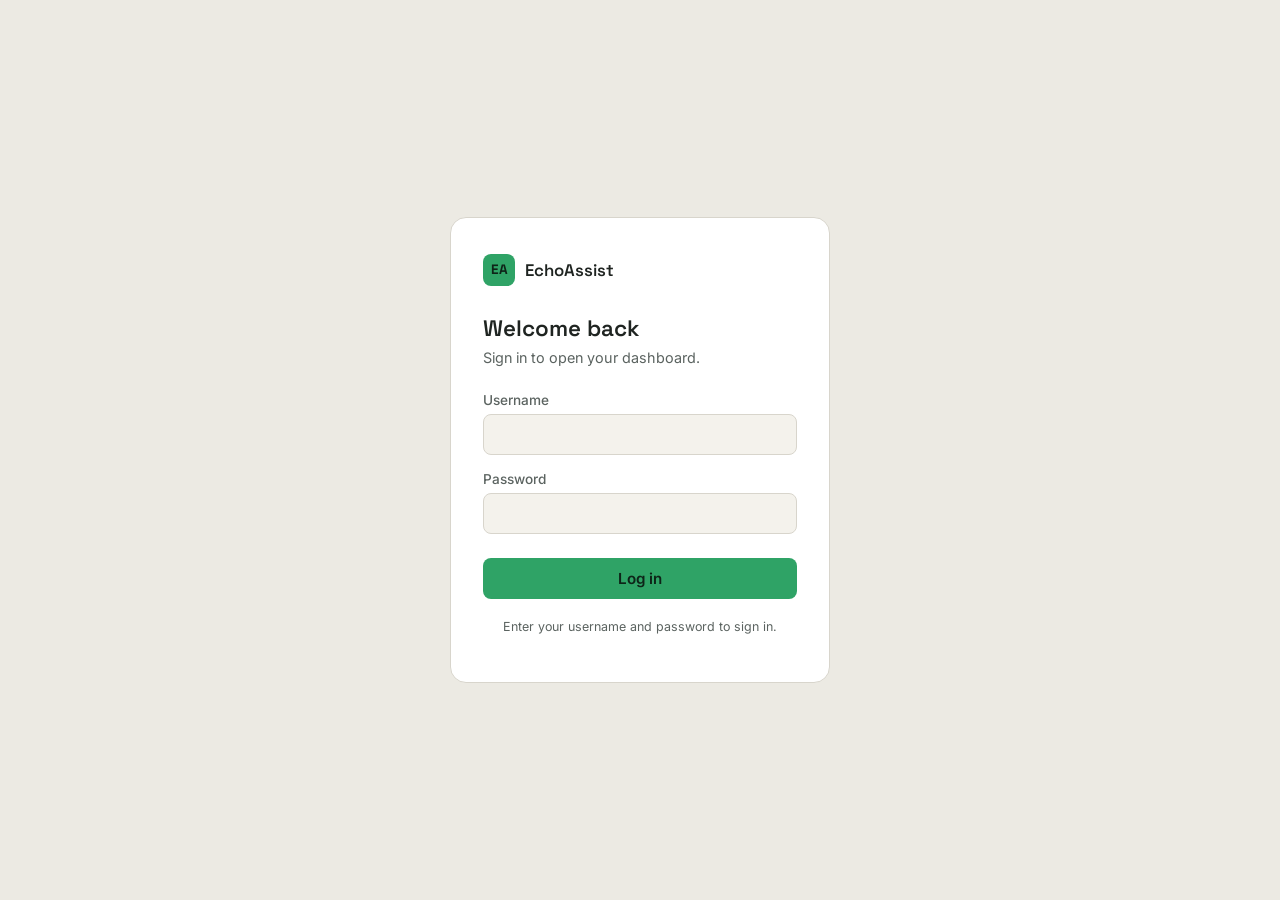
<file: web/index.html>
<!DOCTYPE html>
<html lang="en">
<head>
<meta charset="UTF-8" />
<meta name="viewport" content="width=device-width, initial-scale=1" />
<script>
  (function () {
    try {
      var stored = localStorage.getItem("echoassist_theme");
      var isDark = stored ? stored === "dark" : (window.matchMedia && window.matchMedia("(prefers-color-scheme: dark)").matches);
      if (isDark) document.documentElement.classList.add("dark");
    } catch (e) {}
  })();
</script>
<title>EchoAssist</title>
<link rel="preconnect" href="https://fonts.googleapis.com" />
<link rel="preconnect" href="https://fonts.gstatic.com" crossorigin />
<link href="https://fonts.googleapis.com/css2?family=Space+Grotesk:wght@500;600;700&family=Inter:wght@400;500;600&display=swap" rel="stylesheet" />
<link rel="stylesheet" href="style.css" />
</head>
<body>

<button id="mobile-nav-toggle" class="mobile-nav-toggle" aria-label="Open menu" aria-expanded="false">
  <span></span><span></span><span></span>
</button>
<div id="nav-overlay" class="nav-overlay"></div>

<div class="app-shell">

  <aside class="sidebar" id="sidebar">
    <div class="sidebar-top">
      <div class="sidebar-head">
        <div class="brand">
          <span class="brand-mark">EA</span>
          <span class="brand-name">EchoAssist</span>
        </div>
        <button id="sidebar-retract" class="sidebar-retract" aria-label="Collapse sidebar" aria-expanded="true">
          <svg class="icon" viewBox="0 0 24 24" fill="none" stroke="currentColor" stroke-width="2" stroke-linecap="round" stroke-linejoin="round"><polyline points="15 18 9 12 15 6"></polyline></svg>
        </button>
      </div>

      <button id="theme-toggle" class="theme-toggle" aria-label="Switch to dark mode">
        <svg class="icon icon-sun" viewBox="0 0 24 24" fill="none" stroke="currentColor" stroke-width="2" stroke-linecap="round" stroke-linejoin="round"><circle cx="12" cy="12" r="4"></circle><path d="M12 2v2M12 20v2M4.93 4.93l1.41 1.41M17.66 17.66l1.41 1.41M2 12h2M20 12h2M4.93 19.07l1.41-1.41M17.66 6.34l1.41-1.41"></path></svg>
        <svg class="icon icon-moon" viewBox="0 0 24 24" fill="none" stroke="currentColor" stroke-width="2" stroke-linecap="round" stroke-linejoin="round"><path d="M21 12.79A9 9 0 1 1 11.21 3 7 7 0 0 0 21 12.79z"></path></svg>
        <span class="theme-toggle-label">Light mode</span>
      </button>

      <nav class="side-nav" aria-label="Primary">
        <a href="index.html" class="side-nav-link is-active">
          <svg class="icon" viewBox="0 0 24 24" fill="none" stroke="currentColor" stroke-width="2" stroke-linecap="round" stroke-linejoin="round"><path d="M3 9.5 12 3l9 6.5"></path><path d="M5 10v10h14V10"></path></svg>
          <span class="nav-label">Dashboard</span>
        </a>
        <a href="voice-agent.html" class="side-nav-link">
          <svg class="icon" viewBox="0 0 24 24" fill="none" stroke="currentColor" stroke-width="2" stroke-linecap="round" stroke-linejoin="round"><rect x="9" y="2" width="6" height="12" rx="3"></rect><path d="M5 10a7 7 0 0 0 14 0"></path><path d="M12 19v3"></path></svg>
          <span class="nav-label">Voice Agent</span>
        </a>
        <a href="history.html" class="side-nav-link">
          <svg class="icon" viewBox="0 0 24 24" fill="none" stroke="currentColor" stroke-width="2" stroke-linecap="round" stroke-linejoin="round"><circle cx="12" cy="12" r="9"></circle><path d="M12 7v5l3 3"></path></svg>
          <span class="nav-label">History</span>
        </a>
      </nav>
    </div>

    <div class="sidebar-bottom">
      <div class="sidebar-user">
        <span class="sidebar-user-avatar" id="sidebar-user-avatar">AR</span>
        <span class="sidebar-user-name" id="sidebar-user-name">Alex Rivera</span>
      </div>
      <button class="logout-btn" id="logout-btn" type="button">
        <svg class="icon" viewBox="0 0 24 24" fill="none" stroke="currentColor" stroke-width="2" stroke-linecap="round" stroke-linejoin="round"><path d="M9 21H5a2 2 0 0 1-2-2V5a2 2 0 0 1 2-2h4"></path><polyline points="16 17 21 12 16 7"></polyline><line x1="21" y1="12" x2="9" y2="12"></line></svg>
        <span class="nav-label">Log out</span>
      </button>
    </div>
  </aside>

  <main class="main" id="dashboard">

    <section class="hero hero-fullbleed">
      <div class="hero-bg-overlay"></div>
      <div class="hero-copy">
        <p class="hero-kicker">Field repair, hands-free</p>
        <h1 class="hero-title">Both hands on the engine. Voice on the fix.</h1>
        <p class="hero-sub">EchoAssist listens while you work. Ask it something mid-answer and it stops talking to hear you — no screen, no taps, no losing your place under the hood.</p>
        <a href="voice-agent.html" class="hero-cta">Talk to EchoAssist</a>
      </div>
    </section>

    <section class="about" id="about">
      <div class="about-copy">
        <h2>Built for hands that are already busy</h2>
        <p>A technician mid-repair can't stop to type a search query or scroll a manual. EchoAssist is a voice-first assistant that stays on the line while you work, answers from the repair manual, and — critically — knows when to stop talking and listen if you interrupt it.</p>
        <p>It's a working proof of the "interruption and recovery" problem: an assistant that removes speech as an input isn't just less convenient, it stops being usable at all for this job.</p>
      </div>
      <div class="about-steps">
        <h3>How it works</h3>
        <ol class="steps-list">
          <li>
            <span class="step-index">1</span>
            <div>
              <strong>Listen</strong>
              <p>Deepgram transcribes what you say in real time, even with shop noise in the background.</p>
            </div>
          </li>
          <li>
            <span class="step-index">2</span>
            <div>
              <strong>Respond</strong>
              <p>The assistant answers immediately, grounded in the repair manual for the vehicle in front of you.</p>
            </div>
          </li>
          <li>
            <span class="step-index">3</span>
            <div>
              <strong>Yield</strong>
              <p>Start talking mid-answer and it stops, drops the stale answer, and listens to your new question instead.</p>
            </div>
          </li>
        </ol>
      </div>
    </section>

    <section class="placeholder-section">
      <p class="placeholder-label">EchoAssist is designed around real-time turn tracking and state fencing to handle clean voice interruptions:</p>
      
      <ul class="feature-list">
        <li><strong>Turn Tracking (TurnLog / SessionState):</strong> Every user prompt, tool call, and generated answer is tagged with a unique turn ID.</li>
        <li><strong>Task Fencing (is_stale()):</strong> Before returning a tool result or speaking an answer, the system checks if the user has spoken a new query. If a new turn has started, <code>is_stale()</code> evaluates to true and raises a <code>CancelledError</code>.</li>
        <li><strong>Single-Turn Speech Truncation:</strong> When a user speaks mid-response, the ongoing text-to-speech (TTS) stream stops immediately within one turn.</li>
        <li><strong>Stale Result Discarding:</strong> In-flight lookup tasks (such as database or manual queries) are canceled and discarded rather than queued or spoken later.</li>
        <li><strong>Single-Response Delivery:</strong> The final output reflects strictly the user's most recent request without blending, repeating, or combining content from the stale request.</li>
        <li><strong>Context Preservation without Stale Output:</strong> The system keeps the conversation history in memory so prior context isn't lost, but blocks any generated text or audio originating from the interrupted turn.</li>
        <li><strong>Interruption Logging:</strong> Event handlers track <code>user_state_changed</code> and <code>conversation_item_added</code> to log exact timestamps of interruptions and cutoffs for auditability.</li>
      </ul>
    </section>

    <footer class="site-footer">
      <div class="footer-brand">
        <div class="brand">
          <span class="brand-mark">EA</span>
          <span class="brand-name">EchoAssist</span>
        </div>
        <p class="footer-tagline">A voice assistant for people whose hands are already busy.</p>
        <div class="footer-social">
          <a href="https://github.com/dhruvajyoti1" aria-label="EchoAssist on GitHub" target="_blank">GitHub</a>
          <a href="https://www.linkedin.com/in/dhruvajyotibordoloi42" aria-label="EchoAssist on LinkedIn" target="_blank">LinkedIn</a>
        </div>
      </div>

      <div class="footer-links">
        <span class="footer-heading">Product</span>
        <a href="index.html">Dashboard</a>
        <a href="voice-agent.html">Voice Agent</a>
        <a href="history.html">History</a>
      </div>

      <div class="footer-contact">
        <span class="footer-heading">Contact</span>
        <a href="mailto:dhruvajyotibordoloi@gmail.com">dhruvajyotibordoloi@gmail.com</a>
      </div>

      <div class="footer-legal">
        <p>© 2026 EchoAssist. All rights reserved.</p>
      </div>
    </footer>

  </main>
</div>

<script src="script.js"></script>
</body>
</html>
</file>
<file: web/style.css>
:root {
  --bg: #ECEAE3;
  --surface: #FFFFFF;
  --surface-2: #F4F2EC;
  --text: #1F2421;
  --text-muted: #5B6360;
  --line: #D8D5CC;
  --accent: #2FA366;
  --accent-ink: #0E2418;
  --focus: #2B3A55;

  --font-display: "Space Grotesk", "Segoe UI", system-ui, sans-serif;
  --font-body: "Inter", "Segoe UI", system-ui, sans-serif;

  --sidebar-w: 248px;
  --sidebar-w-collapsed: 76px;
  color-scheme: light;
}

html.dark {
  --bg: #1B1F23;
  --surface: #23282D;
  --surface-2: #262B30;
  --text: #E9E6DD;
  --text-muted: #9AA39E;
  --line: #343B41;
  --accent: #45C17E;
  --accent-ink: #0E2418;
  --focus: #9AB0D9;
  color-scheme: dark;
}

* { box-sizing: border-box; }

body {
  margin: 0;
  background: var(--bg);
  color: var(--text);
  font-family: var(--font-body);
  min-height: 100vh;
  scroll-behavior: smooth;
  transition: background 0.2s ease, color 0.2s ease;
}

html { scroll-behavior: smooth; }

a { color: inherit; }

.icon { width: 18px; height: 18px; flex-shrink: 0; }

:focus-visible {
  outline: 2px solid var(--focus);
  outline-offset: 2px;
}

/* ---------- App shell ---------- */
.app-shell {
  display: flex;
  min-height: 100vh;
}

/* ---------- Sidebar ---------- */
.sidebar {
  width: var(--sidebar-w);
  flex-shrink: 0;
  background: var(--surface);
  border-right: 1px solid var(--line);
  display: flex;
  flex-direction: column;
  justify-content: space-between;
  padding: 24px 18px;
  position: sticky;
  top: 0;
  height: 100vh;
  transition: width 0.18s ease;
  overflow: hidden;
  z-index: 10;
}

.sidebar.is-collapsed {
  width: var(--sidebar-w-collapsed);
  padding-left: 14px;
  padding-right: 14px;
}

.sidebar-head {
  display: flex;
  align-items: center;
  justify-content: space-between;
  gap: 8px;
}

.sidebar.is-collapsed .sidebar-head {
  flex-direction: column;
  align-items: center;
  gap: 10px;
}

.brand {
  display: flex;
  align-items: center;
  gap: 10px;
  min-width: 0;
}

.brand-mark {
  width: 32px;
  height: 32px;
  border-radius: 8px;
  background: var(--accent);
  color: var(--accent-ink);
  font-family: var(--font-display);
  font-weight: 700;
  font-size: 0.85rem;
  display: flex;
  align-items: center;
  justify-content: center;
  flex-shrink: 0;
}

.brand-name {
  font-family: var(--font-display);
  font-weight: 600;
  font-size: 1.05rem;
  white-space: nowrap;
}

.sidebar-retract {
  width: 28px;
  height: 28px;
  border-radius: 7px;
  border: 1px solid var(--line);
  background: none;
  color: var(--text-muted);
  display: flex;
  align-items: center;
  justify-content: center;
  cursor: pointer;
  flex-shrink: 0;
}

.sidebar-retract:hover { color: var(--text); }
.sidebar-retract .icon { width: 14px; height: 14px; transition: transform 0.18s ease; }
.sidebar.is-collapsed .sidebar-retract .icon { transform: rotate(180deg); }

.theme-toggle {
  margin-top: 20px;
  display: flex;
  align-items: center;
  gap: 10px;
  background: none;
  border: 1px solid var(--line);
  border-radius: 999px;
  padding: 7px 12px;
  cursor: pointer;
  color: var(--text-muted);
  font-family: var(--font-body);
  font-size: 0.82rem;
  width: 100%;
}

.icon-sun, .icon-moon { display: none; }
html:not(.dark) .icon-sun { display: block; }
html.dark .icon-moon { display: block; }

.side-nav {
  margin-top: 22px;
  display: flex;
  flex-direction: column;
  gap: 2px;
}

.side-nav-link {
  display: flex;
  align-items: center;
  gap: 12px;
  padding: 10px 10px;
  border-radius: 8px;
  text-decoration: none;
  color: var(--text-muted);
  font-size: 0.95rem;
  font-weight: 500;
  white-space: nowrap;
}

.side-nav-link:hover { background: var(--surface-2); color: var(--text); }

.side-nav-link.is-active {
  background: var(--surface-2);
  color: var(--text);
  box-shadow: inset 3px 0 0 var(--accent);
}

.sidebar-bottom {
  display: flex;
  flex-direction: column;
  gap: 10px;
  padding-top: 18px;
  border-top: 1px solid var(--line);
}

.sidebar-user {
  display: flex;
  align-items: center;
  gap: 10px;
  padding: 6px 10px;
}

.sidebar-user-avatar {
  width: 28px;
  height: 28px;
  border-radius: 50%;
  background: var(--surface-2);
  border: 1px solid var(--line);
  display: flex;
  align-items: center;
  justify-content: center;
  font-size: 0.75rem;
  font-weight: 600;
  flex-shrink: 0;
}

.sidebar-user-name { font-size: 0.9rem; font-weight: 500; white-space: nowrap; }

.logout-btn {
  display: flex;
  align-items: center;
  gap: 12px;
  padding: 9px 10px;
  background: none;
  border: 1px solid var(--line);
  border-radius: 8px;
  color: var(--text-muted);
  font-family: var(--font-body);
  font-size: 0.85rem;
  cursor: pointer;
  white-space: nowrap;
}

.logout-btn:hover { color: var(--text); border-color: var(--text-muted); }

/* Collapsed state: hide text labels, keep icons centered */
.sidebar.is-collapsed .brand-name,
.sidebar.is-collapsed .theme-toggle-label,
.sidebar.is-collapsed .nav-label,
.sidebar.is-collapsed .sidebar-user-name {
  display: none;
}

.sidebar.is-collapsed .theme-toggle,
.sidebar.is-collapsed .side-nav-link,
.sidebar.is-collapsed .logout-btn {
  justify-content: center;
  padding: 10px;
}

/* ---------- Mobile nav toggle ---------- */
.mobile-nav-toggle {
  display: none;
  position: fixed;
  top: 16px;
  left: 16px;
  z-index: 40;
  width: 40px;
  height: 40px;
  border-radius: 8px;
  border: 1px solid var(--line);
  background: var(--surface);
  cursor: pointer;
  flex-direction: column;
  align-items: center;
  justify-content: center;
  gap: 4px;
}

.mobile-nav-toggle span {
  width: 18px;
  height: 2px;
  background: var(--text);
  display: block;
}

.nav-overlay {
  display: none;
  position: fixed;
  inset: 0;
  background: rgba(0,0,0,0.4);
  z-index: 30;
}

/* ---------- Main content ---------- */
.main {
  flex: 1;
  min-width: 0;
  padding: 0 48px 0 56px;
}

section:not(.hero) { max-width: 980px; }

/* ---------- Hero (Full Bleed Background) ---------- */
.hero.hero-fullbleed {
  position: relative;
  min-height: 520px;
  display: flex;
  align-items: center;
  padding: 64px 0;
  
  margin-left: -56px;
  margin-right: -48px;
  padding-left: 56px;
  padding-right: 48px;
  
  border-bottom: none;
  overflow: hidden;
}

.hero-bg-overlay {
  position: absolute;
  inset: 0;
  z-index: 1;
  background: 
    linear-gradient(
      180deg, 
      rgba(18, 22, 25, 0.85) 0%, 
      rgba(18, 22, 25, 0.70) 60%, 
      var(--bg) 100%
    ),
    linear-gradient(
      90deg, 
      rgba(18, 22, 25, 0.94) 0%, 
      rgba(18, 22, 25, 0.78) 45%, 
      rgba(18, 22, 25, 0.35) 100%
    ),
    url('repair_image.png') center/cover no-repeat;
}

.hero-copy {
  position: relative;
  z-index: 2;
  flex: 1;
  max-width: 580px;
}

.hero-kicker {
  color: var(--accent);
  font-size: 0.9rem;
  font-weight: 600;
  margin: 0 0 14px;
  text-transform: uppercase;
  letter-spacing: 0.05em;
}

.hero-title {
  font-family: var(--font-display);
  font-weight: 600;
  font-size: clamp(2.2rem, 4vw, 3.2rem);
  line-height: 1.12;
  margin: 0 0 18px;
  color: #ffffff;
}

.hero-sub {
  color: rgba(255, 255, 255, 0.85);
  font-size: 1.05rem;
  line-height: 1.55;
  margin: 0 0 26px;
}

.hero-cta {
  display: inline-block;
  background: var(--accent);
  color: var(--accent-ink);
  text-decoration: none;
  font-weight: 600;
  padding: 12px 22px;
  border-radius: 8px;
}

.hero-cta:hover { filter: brightness(0.96); }

/* ---------- About ---------- */
.about {
  display: flex;
  gap: 64px;
  padding: 56px 0;
  border-bottom: 1px solid var(--line);
}

.about-copy { flex: 1; }
.about-steps { flex: 1; }

.about h2 {
  font-family: var(--font-display);
  font-weight: 600;
  font-size: 1.6rem;
  margin: 0 0 16px;
  max-width: 20ch;
}

.about p {
  color: var(--text-muted);
  line-height: 1.6;
  margin: 0 0 14px;
  max-width: 52ch;
}

.about-steps h3 {
  font-family: var(--font-display);
  font-size: 1rem;
  font-weight: 600;
  margin: 0 0 18px;
}

.steps-list {
  list-style: none;
  margin: 0;
  padding: 0;
  display: flex;
  flex-direction: column;
  gap: 18px;
}

.steps-list li {
  display: flex;
  gap: 14px;
}

.step-index {
  width: 26px;
  height: 26px;
  border-radius: 50%;
  border: 1px solid var(--line);
  display: flex;
  align-items: center;
  justify-content: center;
  font-size: 0.8rem;
  font-weight: 600;
  flex-shrink: 0;
  color: var(--text-muted);
}

.steps-list strong { display: block; margin-bottom: 2px; }
.steps-list p { margin: 0; color: var(--text-muted); font-size: 0.92rem; line-height: 1.5; }

/* ---------- Placeholder sections ---------- */
.placeholder-section {
  color: var(--text);
  font-family: inherit;
  line-height: 1.6;
  padding: 48px 0;
  border-bottom: 1px solid var(--line);
}

.placeholder-label {
  font-weight: 600;
  margin-bottom: 1rem;
}

.feature-list {
  list-style-type: disc;
  padding-left: 1.5rem;
  margin: 0;
}

.feature-list li {
  margin-bottom: 0.75rem;
  color: var(--text-muted);
}

.feature-list code {
  background-color: var(--surface-2);
  padding: 0.1rem 0.3rem;
  border-radius: 4px;
  font-family: monospace;
  color: var(--text);
}

/* ---------- Page header ---------- */
.page-header {
  padding: 8px 0 32px 0;
}

.page-title {
  font-family: var(--font-display);
  font-weight: 600;
  font-size: 2.1rem;
  margin: 4px 0 12px;
}

.page-sub {
  color: var(--text-muted);
  font-size: 1rem;
  line-height: 1.55;
  max-width: 60ch;
  margin: 0;
}

/* ---------- History table ---------- */
.history-table-wrap {
  padding: 0 0 56px 0;
  max-width: none;
  overflow-x: auto;
}

.history-table {
  width: 100%;
  border-collapse: collapse;
  min-width: 720px;
}

.history-table th {
  text-align: left;
  font-size: 0.78rem;
  font-weight: 600;
  color: var(--text-muted);
  padding: 0 14px 12px;
  border-bottom: 1px solid var(--line);
  white-space: nowrap;
}

.history-table td {
  padding: 14px;
  border-bottom: 1px solid var(--line);
  font-size: 0.9rem;
  vertical-align: top;
}

.history-table tbody tr:hover { background: var(--surface-2); }

.user-chip {
  display: flex;
  align-items: center;
  gap: 8px;
  font-weight: 500;
  white-space: nowrap;
}

.user-chip-avatar {
  width: 24px;
  height: 24px;
  border-radius: 50%;
  background: var(--surface-2);
  border: 1px solid var(--line);
  display: flex;
  align-items: center;
  justify-content: center;
  font-size: 0.68rem;
  font-weight: 600;
  flex-shrink: 0;
}

.status-pill {
  display: inline-block;
  padding: 4px 10px;
  border-radius: 999px;
  font-size: 0.78rem;
  font-weight: 500;
  white-space: nowrap;
}

.status-resolved {
  background: color-mix(in srgb, var(--accent) 18%, transparent);
  color: color-mix(in srgb, var(--accent) 65%, var(--text));
}

.status-interrupted {
  background: color-mix(in srgb, var(--focus) 18%, transparent);
  color: var(--text);
}

/* ---------- Footer ---------- */
.site-footer {
  max-width: none;
  padding: 48px 0 40px 0;
  display: grid;
  grid-template-columns: 1.4fr 1fr 1fr;
  gap: 32px;
}

.footer-tagline {
  color: var(--text-muted);
  font-size: 0.9rem;
  margin: 12px 0 16px;
  max-width: 32ch;
}

.footer-social {
  display: flex;
  gap: 14px;
}

.footer-social a { text-decoration: none; font-size: 0.88rem; color: var(--text-muted); }
.footer-social a:hover { color: var(--text); }

.footer-heading {
  display: block;
  font-weight: 600;
  font-size: 0.85rem;
  margin-bottom: 12px;
}

.footer-links, .footer-contact {
  display: flex;
  flex-direction: column;
  gap: 8px;
}

.footer-links a, .footer-contact a {
  text-decoration: none;
  color: var(--text-muted);
  font-size: 0.9rem;
}

.footer-links a:hover, .footer-contact a:hover { color: var(--text); }

.footer-legal {
  grid-column: 1 / -1;
  border-top: 1px solid var(--line);
  padding-top: 20px;
  margin-top: 12px;
}

.footer-legal p { margin: 0; color: var(--text-muted); font-size: 0.82rem; }

/* ---------- Responsive ---------- */
@media (max-width: 900px) {
  .mobile-nav-toggle { display: flex; }
  .sidebar-retract { display: none; }

  .sidebar {
    position: fixed;
    left: 0;
    top: 0;
    z-index: 35;
    width: var(--sidebar-w);
    transform: translateX(-100%);
    transition: transform 0.2s ease;
    box-shadow: 2px 0 12px rgba(0,0,0,0.15);
  }

  .sidebar.is-open { transform: translateX(0); }
  .sidebar.is-open .brand-name,
  .sidebar.is-open .theme-toggle-label,
  .sidebar.is-open .nav-label,
  .sidebar.is-open .sidebar-user-name { display: inline; }

  .nav-overlay.is-open { display: block; }

  .main { padding: 0 20px; }
  section:not(.hero) { padding-right: 0; }
  .site-footer { padding-right: 0; }

  .hero.hero-fullbleed {
    margin-left: -20px;
    margin-right: -20px;
    padding-left: 20px;
    padding-right: 20px;
    padding-top: 80px;
    min-height: 400px;
  }

  .about { flex-direction: column; gap: 32px; }

  .site-footer { grid-template-columns: 1fr; }

  .page-header { padding: 72px 0 24px 0; }
  .history-table-wrap { padding: 0 0 40px 0; }

  .history-table, .history-table thead, .history-table tbody,
  .history-table th, .history-table td, .history-table tr {
    display: block;
  }
  .history-table { min-width: 0; }
  .history-table thead { display: none; }
  .history-table tr {
    border: 1px solid var(--line);
    border-radius: 10px;
    padding: 12px 14px;
    margin-bottom: 12px;
  }
  .history-table td {
    border: none;
    padding: 6px 0;
    display: flex;
    justify-content: space-between;
    gap: 12px;
    text-align: right;
  }
  .history-table td::before {
    content: attr(data-label);
    color: var(--text-muted);
    font-size: 0.78rem;
    font-weight: 600;
    text-align: left;
    flex-shrink: 0;
  }
}

@media (prefers-reduced-motion: reduce) {
  * { transition: none !important; scroll-behavior: auto !important; }
}
</file>
